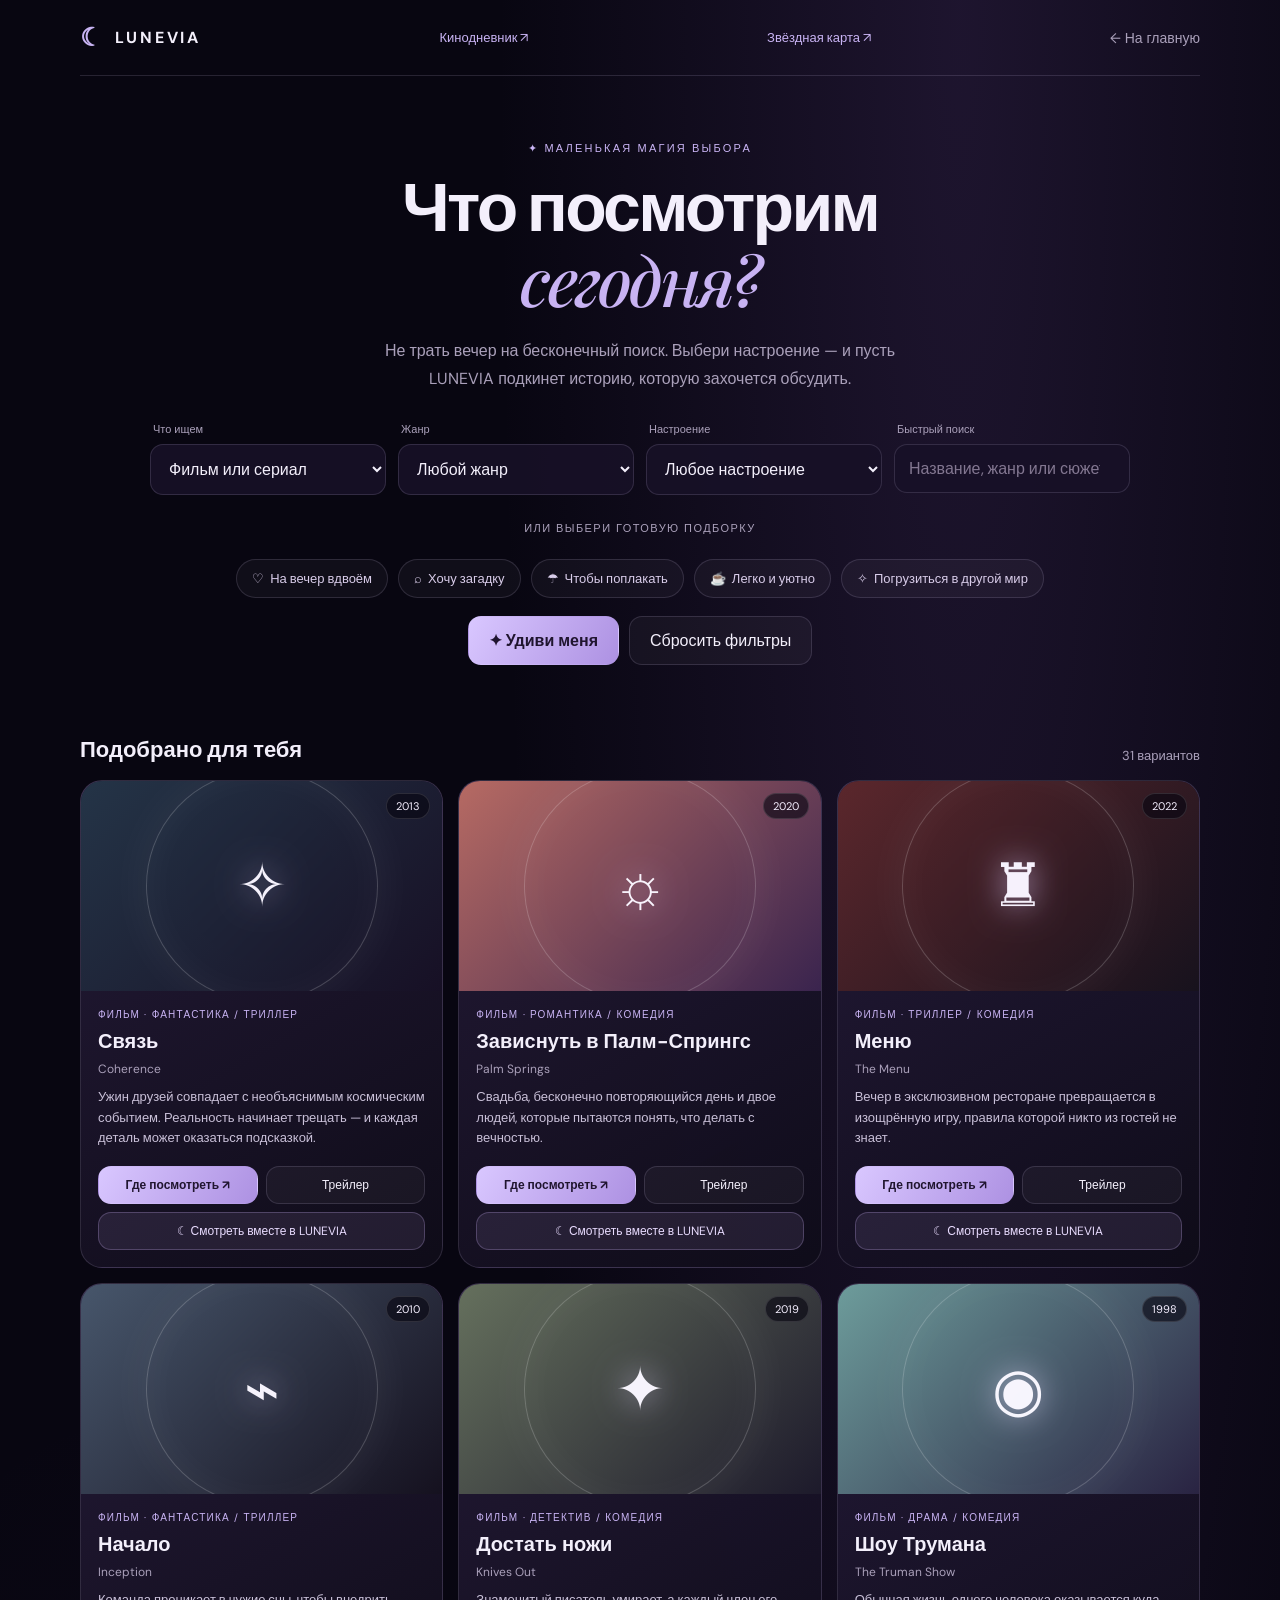
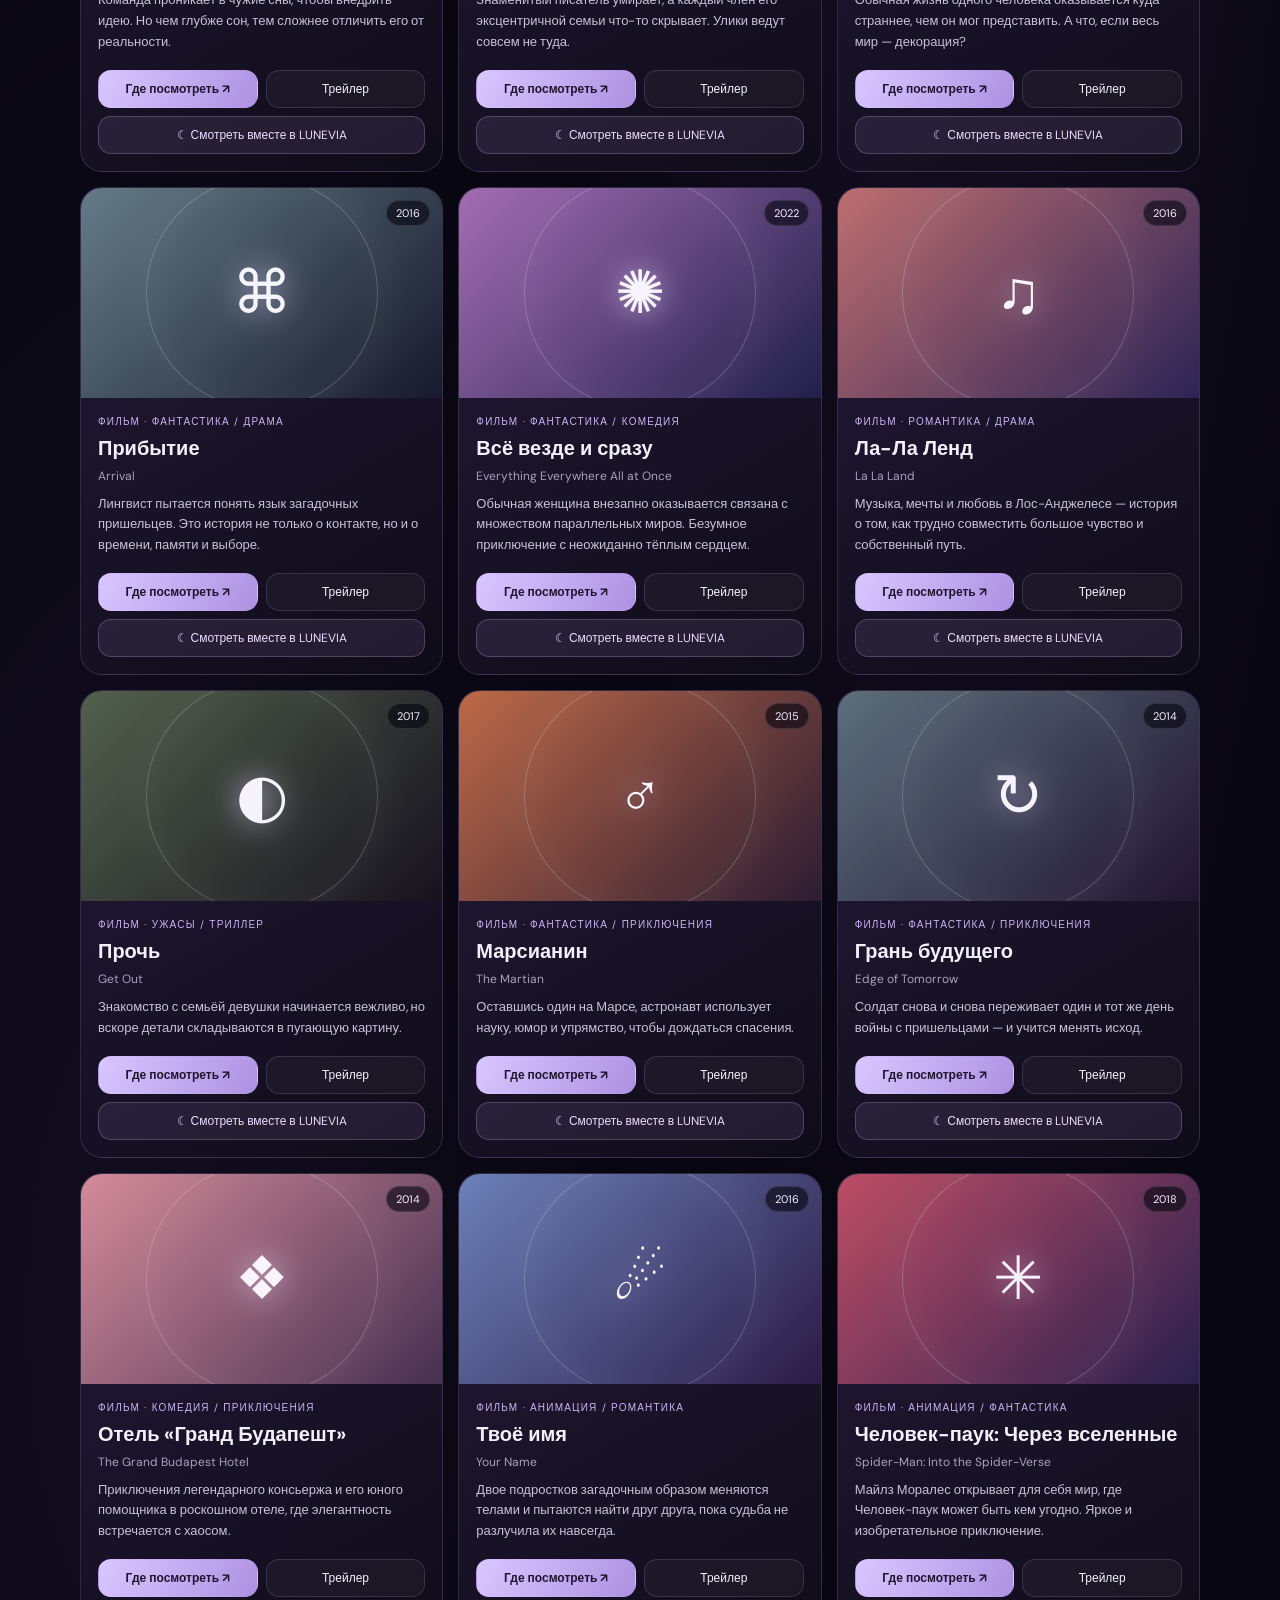
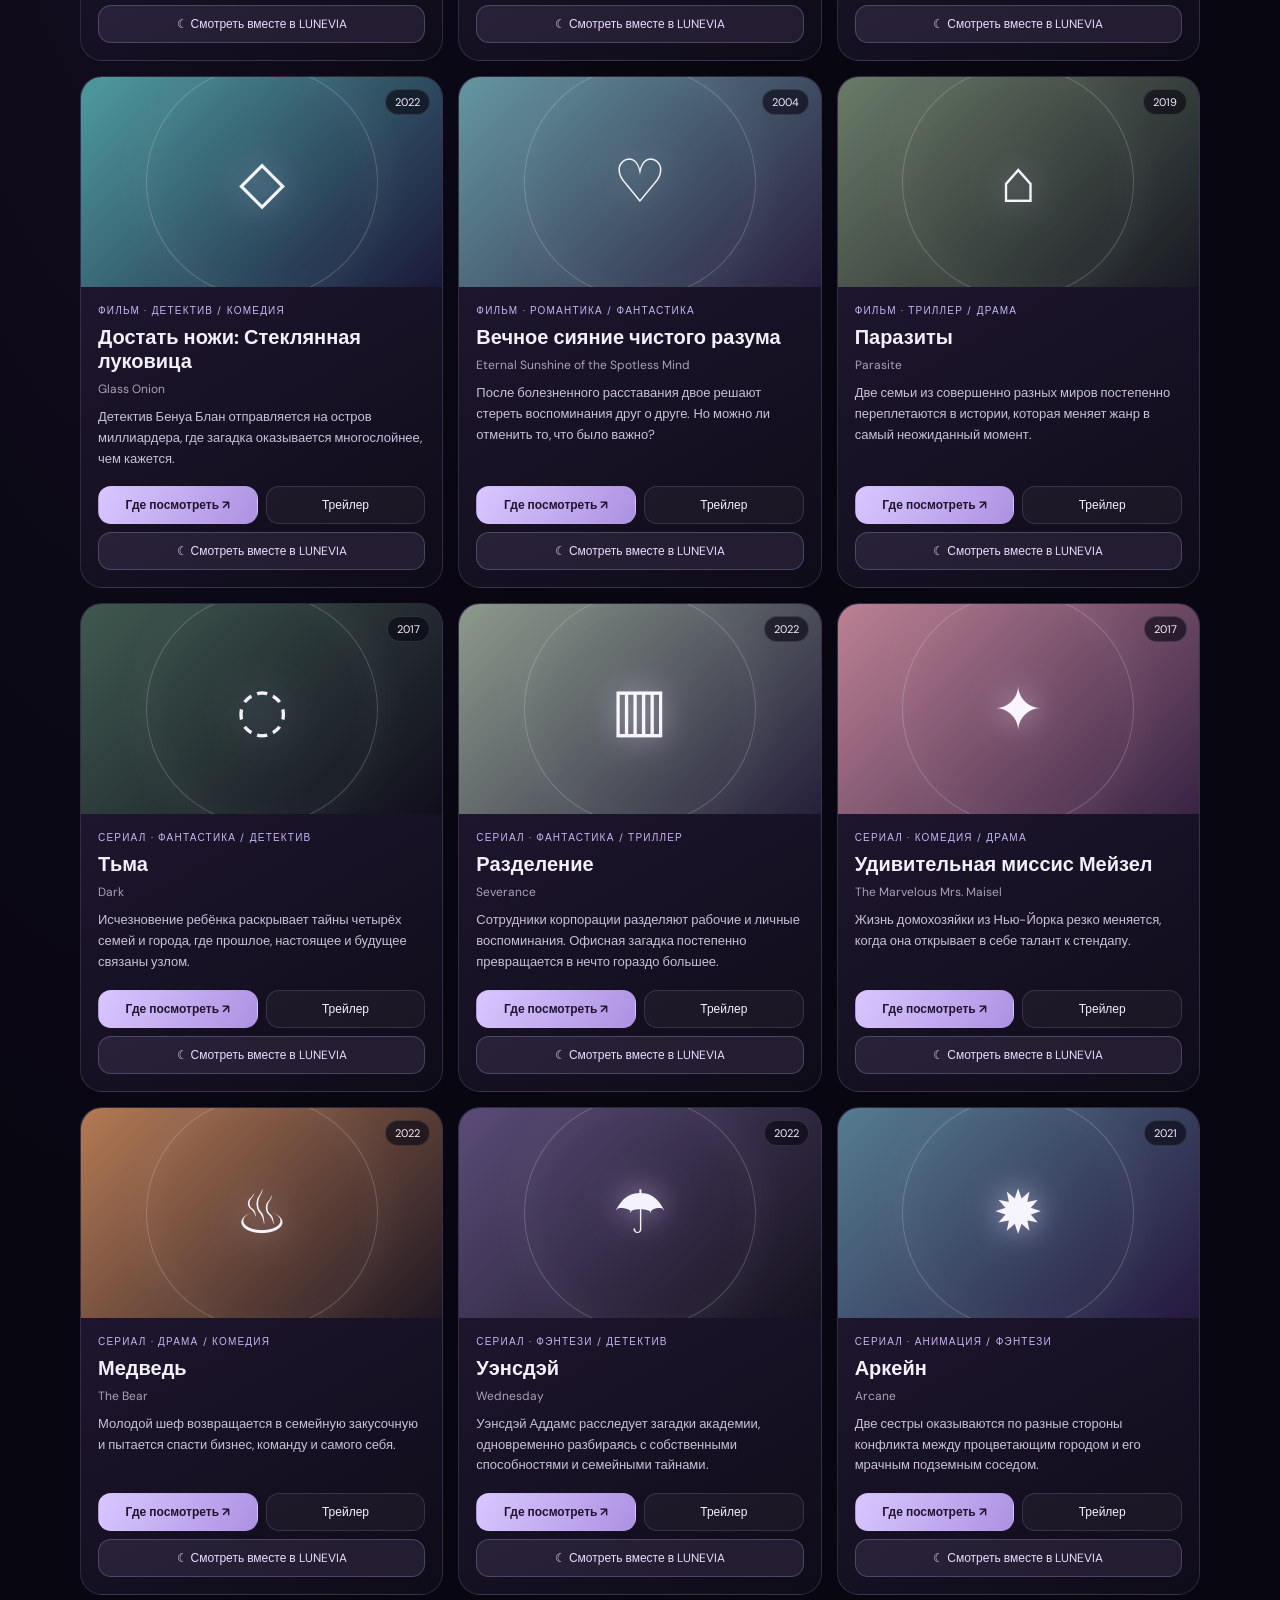
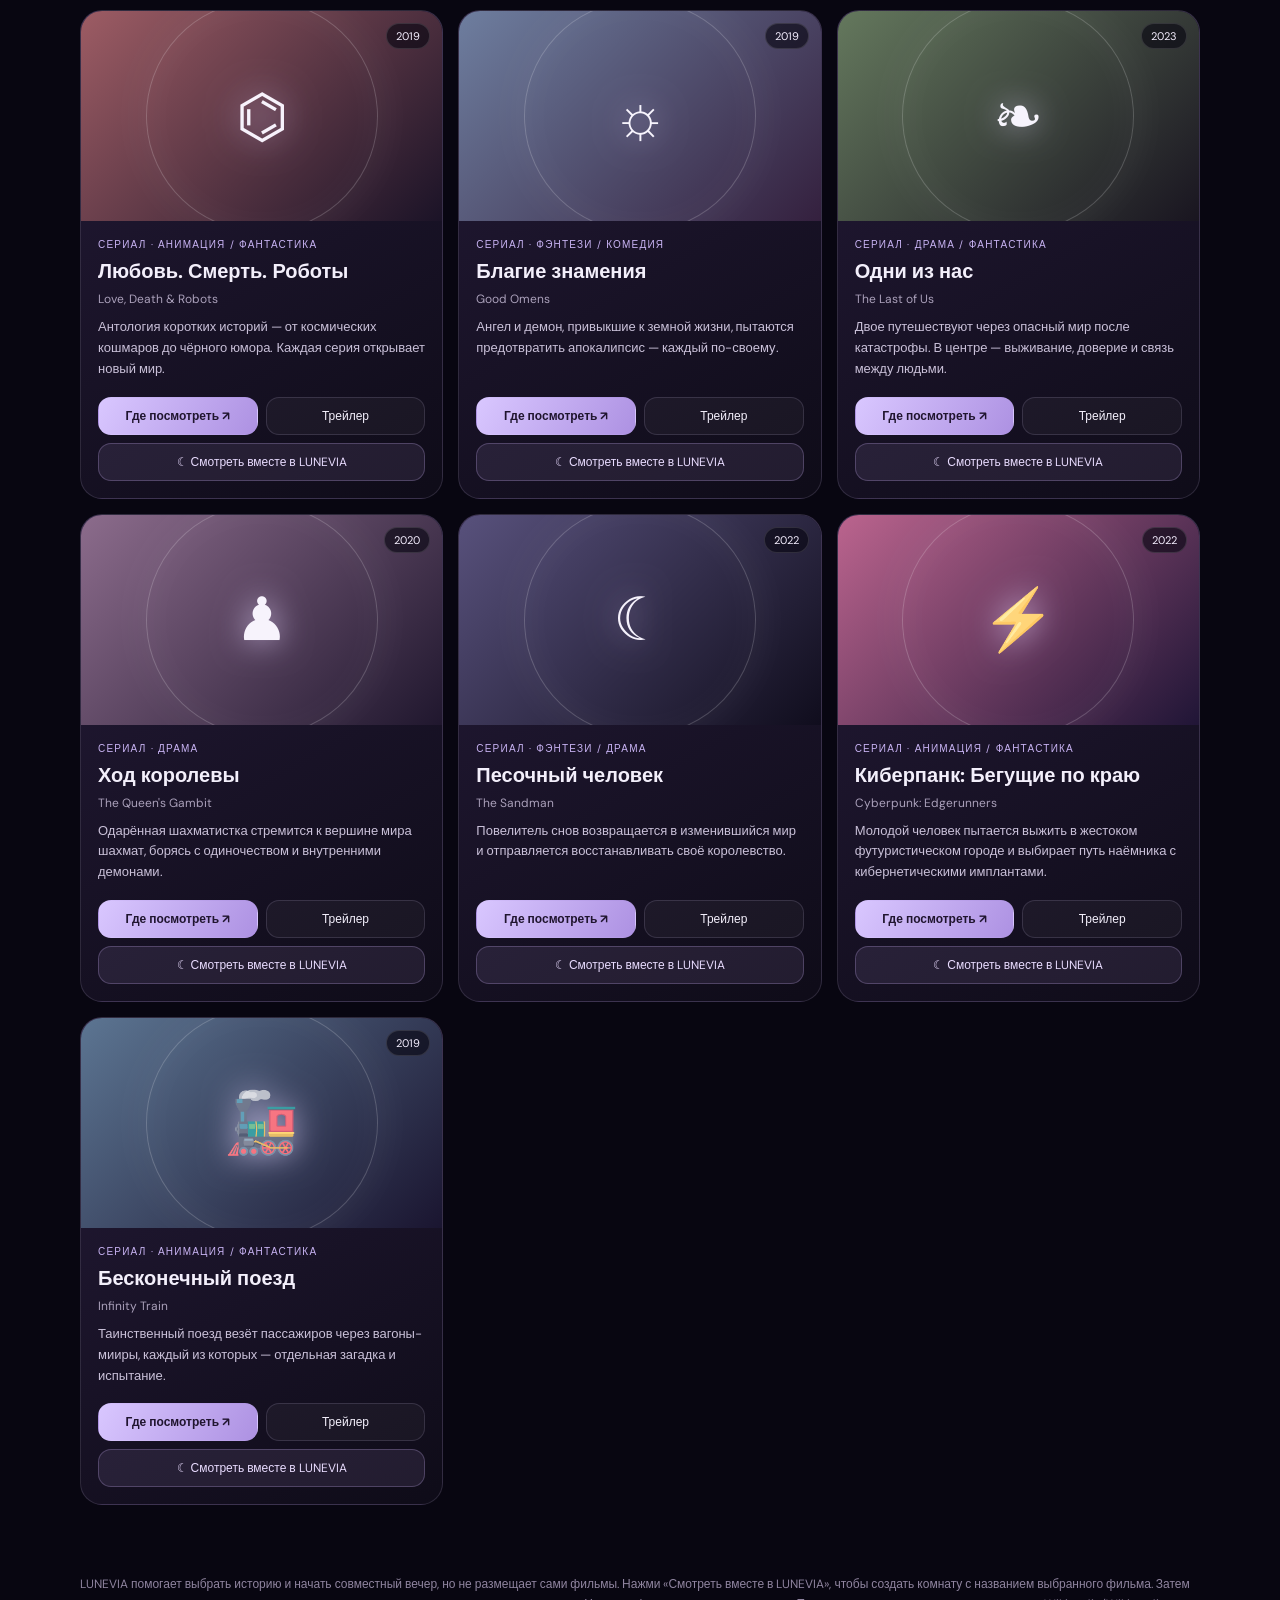
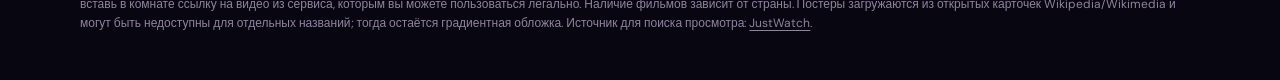
<file: what-to-watch.html>
<!doctype html>
<html lang="ru">
<head>
<meta charset="UTF-8">
<meta name="viewport" content="width=device-width, initial-scale=1">
<meta name="theme-color" content="#080611">
<meta name="description" content="Найди фильм или сериал для своего вечера в LUNEVIA.">
<title>Что посмотреть? — LUNEVIA</title>
<link rel="preconnect" href="https://fonts.googleapis.com">
<link rel="preconnect" href="https://fonts.gstatic.com" crossorigin>
<link href="https://fonts.googleapis.com/css2?family=DM+Sans:wght@400;500;600;700&family=Playfair+Display:ital,wght@0,500;1,500;1,600&display=swap" rel="stylesheet">
<style>
:root{color-scheme:dark;--bg:#080611;--panel:#171126;--ink:#f3effb;--muted:#aaa0ba;--lav:#c8b3f3;--line:rgba(214,198,239,.15)}
*{box-sizing:border-box}html{scroll-behavior:smooth}body{margin:0;min-width:320px;color:var(--ink);font-family:"DM Sans",sans-serif;background:radial-gradient(ellipse at 75% 0%,rgba(107,72,151,.22),transparent 34%),radial-gradient(ellipse at 10% 45%,rgba(74,54,111,.15),transparent 30%),var(--bg);min-height:100vh}
a{color:inherit;text-decoration:none}button,select{font:inherit}button{cursor:pointer}.wrap{width:min(1120px,calc(100% - 36px));margin:auto}
header{height:76px;border-bottom:1px solid var(--line);display:flex;align-items:center;justify-content:space-between;gap:15px}.journal-backlink{color:var(--lav);font-size:13px;white-space:nowrap}.journal-backlink:hover{color:#fff}.brand{display:flex;gap:10px;align-items:center;font-weight:700;letter-spacing:.17em}.brand-mark{font-size:25px;color:var(--lav)}.back{color:var(--muted);font-size:14px}.back:hover{color:white}
.hero{padding:65px 0 32px;text-align:center}.eyebrow,.kicker{font-size:11px;letter-spacing:.2em;text-transform:uppercase;color:var(--lav)}h1,h2,h3,p{margin-top:0}h1{font-size:clamp(38px,6vw,68px);line-height:1.04;letter-spacing:-.04em;margin:18px 0}h1 em,.result-title em{font-family:"Playfair Display",serif;font-weight:500;color:var(--lav)}.intro{max-width:570px;margin:0 auto;color:var(--muted);line-height:1.7}
.filters{margin:30px auto 0;max-width:980px;display:grid;grid-template-columns:repeat(4,minmax(0,1fr));gap:12px;text-align:left}.filter label{display:block;font-size:11px;color:var(--muted);margin:0 0 8px 3px}.filter select,.filter input{width:100%;padding:13px 14px;border:1px solid var(--line);border-radius:13px;background:rgba(24,17,39,.9);color:var(--ink);outline:none;font:inherit}.filter select:focus,.filter input:focus{border-color:#aa91db}.filter input::placeholder{color:#837791}
.collections{display:flex;gap:10px;justify-content:center;flex-wrap:wrap;margin:24px auto 0;max-width:950px}.collection-btn{border:1px solid var(--line);border-radius:999px;padding:10px 15px;background:rgba(255,255,255,.035);color:#d8cce9;font-size:13px;transition:background .2s,border-color .2s,transform .2s}.collection-btn:hover,.collection-btn.active{background:rgba(200,179,243,.15);border-color:rgba(200,179,243,.65);transform:translateY(-1px)}.collection-btn span{margin-right:6px}.collection-caption{font-size:11px;letter-spacing:.13em;text-transform:uppercase;color:var(--muted);margin-top:26px}
.actions{display:flex;justify-content:center;gap:10px;flex-wrap:wrap;margin-top:18px}.btn{border:1px solid var(--line);border-radius:13px;padding:13px 20px;color:var(--ink);background:rgba(255,255,255,.04);transition:transform .2s,border-color .2s}.btn:hover{transform:translateY(-2px);border-color:rgba(200,179,243,.6)}.btn.primary{background:linear-gradient(120deg,#d9c7ff,#ad91e2);color:#20152f;border-color:transparent;font-weight:700}.btn:focus-visible,a:focus-visible,select:focus-visible{outline:2px solid var(--lav);outline-offset:3px}
.results-head{display:flex;align-items:end;justify-content:space-between;gap:15px;margin:38px 0 16px}.results-head h2{font-size:22px;margin:0}.count{color:var(--muted);font-size:13px}.grid{display:grid;grid-template-columns:repeat(3,minmax(0,1fr));gap:15px;padding-bottom:70px}
.card{position:relative;overflow:hidden;border:1px solid var(--line);border-radius:22px;background:linear-gradient(150deg,rgba(37,27,57,.96),rgba(15,12,25,.97));min-height:360px;display:flex;flex-direction:column;transition:transform .25s,border-color .25s,box-shadow .25s}.card:hover{transform:translateY(-5px);border-color:rgba(200,179,243,.52);box-shadow:0 18px 50px rgba(0,0,0,.25),0 0 30px rgba(144,102,204,.08)}.art{height:210px;position:relative;overflow:hidden;display:flex;align-items:center;justify-content:center;background:var(--art,linear-gradient(135deg,#302148,#11101e));isolation:isolate}.art-image{position:absolute;inset:0;width:100%;height:100%;object-fit:cover;object-position:center 25%;opacity:0;transition:opacity .35s,transform .5s;z-index:0}.art-image.loaded{opacity:.92}.card:hover .art-image{transform:scale(1.045)}.art:before{z-index:1;pointer-events:none}.art:after{z-index:1;pointer-events:none}.art-symbol{position:relative;z-index:2;mix-blend-mode:screen}.art-year{z-index:3}.art:before,.art:after{content:"";position:absolute;border:1px solid rgba(255,255,255,.2);border-radius:50%;width:230px;height:230px;transform:rotate(-25deg);box-shadow:0 0 50px rgba(255,255,255,.06),inset 0 0 40px rgba(255,255,255,.04);z-index:-1}.art:after{width:150px;height:150px;transform:rotate(32deg);border-color:rgba(255,255,255,.14)}.art-symbol{font-size:60px;z-index:1;text-shadow:0 0 32px rgba(220,201,255,.7);transition:transform .35s}.card:hover .art-symbol{transform:scale(1.13) rotate(-7deg)}.art-year{position:absolute;right:12px;top:12px;font-size:11px;color:#f5efff;background:rgba(8,6,17,.62);border:1px solid rgba(255,255,255,.12);padding:5px 9px;border-radius:20px;z-index:2}.art:after{backdrop-filter:blur(1px)}.card-body{padding:17px;display:flex;flex-direction:column;flex:1}.meta{font-size:10px;letter-spacing:.12em;text-transform:uppercase;color:var(--lav);margin-bottom:8px}.card h3{font-size:20px;line-height:1.2;margin:0 0 8px}.original{font-size:12px;color:var(--muted);margin-bottom:10px}.desc{font-size:13px;line-height:1.6;color:#c9c0d8;margin-bottom:17px}.card-actions{display:grid;grid-template-columns:1fr 1fr;gap:8px;margin-top:auto}.card-actions .btn{padding:10px 9px;font-size:12px;text-align:center;display:flex;align-items:center;justify-content:center}.card-actions .btn.room-link{grid-column:1/-1;background:rgba(200,179,243,.1);border-color:rgba(200,179,243,.26);color:#e9dcff}.card-actions .btn.room-link:hover{background:rgba(200,179,243,.18)}.empty{grid-column:1/-1;text-align:center;padding:48px 20px;color:var(--muted);border:1px dashed var(--line);border-radius:18px}.footnote{color:#8f849f;font-size:12px;line-height:1.6;padding:0 0 35px}.footnote a{text-decoration:underline;text-underline-offset:3px}
@media(max-width:760px){.grid{grid-template-columns:repeat(2,minmax(0,1fr))}.filters{grid-template-columns:1fr;max-width:430px}.hero{padding-top:46px}.card{min-height:370px}.art{height:155px}}
@media(max-width:480px){.wrap{width:calc(100% - 24px)}.grid{gap:10px}.card{border-radius:15px;min-height:390px}.art{height:130px}.card-body{padding:12px}.card h3{font-size:17px}.desc{font-size:12px}.card-actions{grid-template-columns:1fr}.card-actions .btn.room-link{grid-column:auto}.results-head h2{font-size:19px}}
@media(max-width:520px){header{gap:7px;height:auto;min-height:68px;padding:12px 0;flex-wrap:wrap}.journal-backlink,.back{font-size:11px}.brand{font-size:12px}}
</style>
</head>
<body>
<header class="wrap"><a class="brand" href="index.html"><span class="brand-mark">☾</span><span>LUNEVIA</span></a><a class="journal-backlink" href="cinema-journal.html">Кинодневник ↗</a><a class="journal-backlink" href="constellation.html">Звёздная карта ↗</a><a class="back" href="index.html">← На главную</a></header>
<main class="wrap">
<section class="hero">
<div class="eyebrow">✦ маленькая магия выбора</div>
<h1>Что посмотрим<br><em>сегодня?</em></h1>
<p class="intro">Не трать вечер на бесконечный поиск. Выбери настроение — и пусть LUNEVIA подкинет историю, которую захочется обсудить.</p>
<div class="filters" aria-label="Фильтры рекомендаций">
<div class="filter"><label for="type">Что ищем</label><select id="type"><option value="all">Фильм или сериал</option><option value="movie">Только фильмы</option><option value="series">Только сериалы</option></select></div>
<div class="filter"><label for="genre">Жанр</label><select id="genre"><option value="all">Любой жанр</option><option>Романтика</option><option>Комедия</option><option>Драма</option><option>Триллер</option><option>Фантастика</option><option>Детектив</option><option>Фэнтези</option><option>Ужасы</option><option>Приключения</option><option>Анимация</option></select></div>
<div class="filter"><label for="mood">Настроение</label><select id="mood"><option value="surprise">Любое настроение</option><option value="brain">Поломать голову</option><option value="feel">Сильные эмоции</option><option value="light">Легко и уютно</option><option value="dark">Мрачно и напряжённо</option><option value="wonder">Другой мир</option></select></div><div class="filter"><label for="search">Быстрый поиск</label><input id="search" type="search" placeholder="Название, жанр или сюжет…" autocomplete="off"></div>
</div>
<div class="collection-caption">Или выбери готовую подборку</div><div class="collections" id="collections" aria-label="Тематические подборки"><button class="collection-btn" data-collection="date"><span>♡</span>На вечер вдвоём</button><button class="collection-btn" data-collection="mystery"><span>⌕</span>Хочу загадку</button><button class="collection-btn" data-collection="tears"><span>☂</span>Чтобы поплакать</button><button class="collection-btn" data-collection="cozy"><span>☕</span>Легко и уютно</button><button class="collection-btn" data-collection="world"><span>✧</span>Погрузиться в другой мир</button></div>
<div class="actions"><button class="btn primary" id="pick">✦ Удиви меня</button><button class="btn" id="reset">Сбросить фильтры</button></div>
</section>
<section aria-live="polite">
<div class="results-head"><h2 id="sectionTitle">Подобрано для тебя</h2><span class="count" id="count"></span></div>
<div class="grid" id="grid"></div>
</section>
<p class="footnote">LUNEVIA помогает выбрать историю и начать совместный вечер, но не размещает сами фильмы. Нажми «Смотреть вместе в LUNEVIA», чтобы создать комнату с названием выбранного фильма. Затем вставь в комнате ссылку на видео из сервиса, которым вы можете пользоваться легально. Наличие фильмов зависит от страны. Постеры загружаются из открытых карточек Wikipedia/Wikimedia и могут быть недоступны для отдельных названий; тогда остаётся градиентная обложка. Источник для поиска просмотра: <a href="https://www.justwatch.com/" target="_blank" rel="noopener noreferrer">JustWatch</a>.</p>
</main>
<script>
const titles = [
{title:"Связь",original:"Coherence",wiki:"Coherence_(film)",year:2013,type:"movie",genres:["Фантастика","Триллер"],moods:["surprise","brain","dark"],symbol:"✧",art:"linear-gradient(135deg,#243447,#171025)",desc:"Ужин друзей совпадает с необъяснимым космическим событием. Реальность начинает трещать — и каждая деталь может оказаться подсказкой."},
{title:"Зависнуть в Палм-Спрингс",original:"Palm Springs",wiki:"Palm_Springs_(2020_film)",year:2020,type:"movie",genres:["Романтика","Комедия","Фантастика"],moods:["surprise","light","feel"],symbol:"☼",art:"linear-gradient(135deg,#b66a63,#3a244e)",desc:"Свадьба, бесконечно повторяющийся день и двое людей, которые пытаются понять, что делать с вечностью."},
{title:"Меню",original:"The Menu",wiki:"The_Menu_(2022_film)",year:2022,type:"movie",genres:["Триллер","Комедия"],moods:["surprise","brain","dark"],symbol:"♜",art:"linear-gradient(135deg,#5b272c,#17121d)",desc:"Вечер в эксклюзивном ресторане превращается в изощрённую игру, правила которой никто из гостей не знает."},
{title:"Начало",original:"Inception",wiki:"Inception",year:2010,type:"movie",genres:["Фантастика","Триллер","Приключения"],moods:["brain","surprise"],symbol:"⌁",art:"linear-gradient(135deg,#47566b,#15111f)",desc:"Команда проникает в чужие сны, чтобы внедрить идею. Но чем глубже сон, тем сложнее отличить его от реальности."},
{title:"Достать ножи",original:"Knives Out",wiki:"Knives_Out",year:2019,type:"movie",genres:["Детектив","Комедия","Драма"],moods:["brain","light","surprise"],symbol:"✦",art:"linear-gradient(135deg,#65705d,#1d1a2b)",desc:"Знаменитый писатель умирает, а каждый член его эксцентричной семьи что-то скрывает. Улики ведут совсем не туда."},
{title:"Шоу Трумана",original:"The Truman Show",wiki:"The_Truman_Show",year:1998,type:"movie",genres:["Драма","Комедия"],moods:["feel","brain","surprise"],symbol:"◉",art:"linear-gradient(135deg,#6d9c9b,#292342)",desc:"Обычная жизнь одного человека оказывается куда страннее, чем он мог представить. А что, если весь мир — декорация?"},
{title:"Прибытие",original:"Arrival",wiki:"Arrival_(film)",year:2016,type:"movie",genres:["Фантастика","Драма","Детектив"],moods:["feel","brain","wonder"],symbol:"⌘",art:"linear-gradient(135deg,#657b87,#171a2a)",desc:"Лингвист пытается понять язык загадочных пришельцев. Это история не только о контакте, но и о времени, памяти и выборе."},
{title:"Всё везде и сразу",original:"Everything Everywhere All at Once",wiki:"Everything_Everywhere_All_at_Once",year:2022,type:"movie",genres:["Фантастика","Комедия","Приключения"],moods:["surprise","feel","wonder"],symbol:"✺",art:"linear-gradient(135deg,#a36db3,#20204a)",desc:"Обычная женщина внезапно оказывается связана с множеством параллельных миров. Безумное приключение с неожиданно тёплым сердцем."},
{title:"Ла-Ла Ленд",original:"La La Land",wiki:"La_La_Land",year:2016,type:"movie",genres:["Романтика","Драма","Комедия"],moods:["feel","light"],symbol:"♫",art:"linear-gradient(135deg,#bd6e70,#2c2456)",desc:"Музыка, мечты и любовь в Лос-Анджелесе — история о том, как трудно совместить большое чувство и собственный путь."},
{title:"Прочь",original:"Get Out",wiki:"Get_Out_(film)",year:2017,type:"movie",genres:["Ужасы","Триллер","Детектив"],moods:["dark","brain","surprise"],symbol:"◐",art:"linear-gradient(135deg,#52604d,#17121e)",desc:"Знакомство с семьёй девушки начинается вежливо, но вскоре детали складываются в пугающую картину."},
{title:"Марсианин",original:"The Martian",wiki:"The_Martian_(film)",year:2015,type:"movie",genres:["Фантастика","Приключения","Драма"],moods:["light","wonder"],symbol:"♂",art:"linear-gradient(135deg,#bd6948,#2c1c32)",desc:"Оставшись один на Марсе, астронавт использует науку, юмор и упрямство, чтобы дождаться спасения."},
{title:"Грань будущего",original:"Edge of Tomorrow",wiki:"Edge_of_Tomorrow",year:2014,type:"movie",genres:["Фантастика","Приключения","Триллер"],moods:["surprise","light","wonder"],symbol:"↻",art:"linear-gradient(135deg,#5c6e7c,#21152f)",desc:"Солдат снова и снова переживает один и тот же день войны с пришельцами — и учится менять исход."},
{title:"Отель «Гранд Будапешт»",original:"The Grand Budapest Hotel",wiki:"The_Grand_Budapest_Hotel",year:2014,type:"movie",genres:["Комедия","Приключения","Драма"],moods:["light","wonder"],symbol:"❖",art:"linear-gradient(135deg,#d48b9a,#463050)",desc:"Приключения легендарного консьержа и его юного помощника в роскошном отеле, где элегантность встречается с хаосом."},
{title:"Твоё имя",original:"Your Name",wiki:"Your_Name",year:2016,type:"movie",genres:["Анимация","Романтика","Фэнтези","Драма"],moods:["feel","wonder","surprise"],symbol:"☄",art:"linear-gradient(135deg,#6c80b8,#2b1b47)",desc:"Двое подростков загадочным образом меняются телами и пытаются найти друг друга, пока судьба не разлучила их навсегда."},
{title:"Человек-паук: Через вселенные",original:"Spider-Man: Into the Spider-Verse",wiki:"Spider-Man:_Into_the_Spider-Verse",year:2018,type:"movie",genres:["Анимация","Фантастика","Приключения"],moods:["light","wonder","surprise"],symbol:"✳",art:"linear-gradient(135deg,#bd4d65,#28204e)",desc:"Майлз Моралес открывает для себя мир, где Человек-паук может быть кем угодно. Яркое и изобретательное приключение."},
{title:"Достать ножи: Стеклянная луковица",original:"Glass Onion",wiki:"Glass_Onion:_A_Knives_Out_Mystery",year:2022,type:"movie",genres:["Детектив","Комедия","Триллер"],moods:["brain","light","surprise"],symbol:"◇",art:"linear-gradient(135deg,#4e9b9e,#1a1939)",desc:"Детектив Бенуа Блан отправляется на остров миллиардера, где загадка оказывается многослойнее, чем кажется."},
{title:"Вечное сияние чистого разума",original:"Eternal Sunshine of the Spotless Mind",wiki:"Eternal_Sunshine_of_the_Spotless_Mind",year:2004,type:"movie",genres:["Романтика","Фантастика","Драма"],moods:["feel","brain"],symbol:"♡",art:"linear-gradient(135deg,#6497a0,#29203e)",desc:"После болезненного расставания двое решают стереть воспоминания друг о друге. Но можно ли отменить то, что было важно?"},
{title:"Паразиты",original:"Parasite",wiki:"Parasite_(2019_film)",year:2019,type:"movie",genres:["Триллер","Драма","Комедия"],moods:["dark","surprise","brain"],symbol:"⌂",art:"linear-gradient(135deg,#697b67,#171922)",desc:"Две семьи из совершенно разных миров постепенно переплетаются в истории, которая меняет жанр в самый неожиданный момент."},
{title:"Тьма",original:"Dark",wiki:"Dark_(TV_series)",year:2017,type:"series",genres:["Фантастика","Детектив","Драма"],moods:["brain","dark","wonder"],symbol:"◌",art:"linear-gradient(135deg,#3f594f,#100e1b)",desc:"Исчезновение ребёнка раскрывает тайны четырёх семей и города, где прошлое, настоящее и будущее связаны узлом."},
{title:"Разделение",original:"Severance",wiki:"Severance_(TV_series)",year:2022,type:"series",genres:["Фантастика","Триллер","Драма"],moods:["brain","dark","surprise"],symbol:"▥",art:"linear-gradient(135deg,#8c9a8c,#25203b)",desc:"Сотрудники корпорации разделяют рабочие и личные воспоминания. Офисная загадка постепенно превращается в нечто гораздо большее."},
{title:"Удивительная миссис Мейзел",original:"The Marvelous Mrs. Maisel",wiki:"The_Marvelous_Mrs._Maisel",year:2017,type:"series",genres:["Комедия","Драма"],moods:["light","feel"],symbol:"✦",art:"linear-gradient(135deg,#bc8194,#382344)",desc:"Жизнь домохозяйки из Нью-Йорка резко меняется, когда она открывает в себе талант к стендапу."},
{title:"Медведь",original:"The Bear",wiki:"The_Bear_(TV_series)",year:2022,type:"series",genres:["Драма","Комедия"],moods:["feel","dark"],symbol:"♨",art:"linear-gradient(135deg,#b47a54,#201722)",desc:"Молодой шеф возвращается в семейную закусочную и пытается спасти бизнес, команду и самого себя."},
{title:"Уэнсдэй",original:"Wednesday",wiki:"Wednesday_(TV_series)",year:2022,type:"series",genres:["Фэнтези","Детектив","Комедия"],moods:["dark","wonder","light"],symbol:"☂",art:"linear-gradient(135deg,#5a4c78,#15111e)",desc:"Уэнсдэй Аддамс расследует загадки академии, одновременно разбираясь с собственными способностями и семейными тайнами."},
{title:"Аркейн",original:"Arcane",wiki:"Arcane_(TV_series)",year:2021,type:"series",genres:["Анимация","Фэнтези","Драма"],moods:["feel","wonder","dark"],symbol:"✹",art:"linear-gradient(135deg,#557c91,#25183e)",desc:"Две сестры оказываются по разные стороны конфликта между процветающим городом и его мрачным подземным соседом."},
{title:"Любовь. Смерть. Роботы",original:"Love, Death & Robots",wiki:"Love,_Death_%26_Robots",year:2019,type:"series",genres:["Анимация","Фантастика","Ужасы"],moods:["surprise","dark","wonder"],symbol:"⌬",art:"linear-gradient(135deg,#9d5c64,#1b1327)",desc:"Антология коротких историй — от космических кошмаров до чёрного юмора. Каждая серия открывает новый мир."},
{title:"Благие знамения",original:"Good Omens",wiki:"Good_Omens",year:2019,type:"series",genres:["Фэнтези","Комедия"],moods:["light","wonder"],symbol:"☼",art:"linear-gradient(135deg,#6e7e9f,#34203e)",desc:"Ангел и демон, привыкшие к земной жизни, пытаются предотвратить апокалипсис — каждый по-своему."},
{title:"Одни из нас",original:"The Last of Us",wiki:"The_Last_of_Us_(TV_series)",year:2023,type:"series",genres:["Драма","Фантастика","Приключения"],moods:["feel","dark"],symbol:"❧",art:"linear-gradient(135deg,#64785d,#191520)",desc:"Двое путешествуют через опасный мир после катастрофы. В центре — выживание, доверие и связь между людьми."},
{title:"Ход королевы",original:"The Queen's Gambit",wiki:"The_Queen%27s_Gambit_(miniseries)",year:2020,type:"series",genres:["Драма"],moods:["feel","brain"],symbol:"♟",art:"linear-gradient(135deg,#8c6c8c,#20172e)",desc:"Одарённая шахматистка стремится к вершине мира шахмат, борясь с одиночеством и внутренними демонами."},
{title:"Песочный человек",original:"The Sandman",wiki:"The_Sandman_(TV_series)",year:2022,type:"series",genres:["Фэнтези","Драма","Ужасы"],moods:["dark","wonder"],symbol:"☾",art:"linear-gradient(135deg,#58517c,#100d1d)",desc:"Повелитель снов возвращается в изменившийся мир и отправляется восстанавливать своё королевство."},
{title:"Киберпанк: Бегущие по краю",original:"Cyberpunk: Edgerunners",wiki:"Cyberpunk:_Edgerunners",year:2022,type:"series",genres:["Анимация","Фантастика","Драма"],moods:["feel","dark","wonder"],symbol:"⚡",art:"linear-gradient(135deg,#bb648e,#201536)",desc:"Молодой человек пытается выжить в жестоком футуристическом городе и выбирает путь наёмника с кибернетическими имплантами."},
{title:"Бесконечный поезд",original:"Infinity Train",wiki:"Infinity_Train",year:2019,type:"series",genres:["Анимация","Фантастика","Приключения"],moods:["brain","wonder","surprise"],symbol:"🚂",art:"linear-gradient(135deg,#5c7592,#1a1530)",desc:"Таинственный поезд везёт пассажиров через вагоны-мииры, каждый из которых — отдельная загадка и испытание."}
];
const grid=document.getElementById("grid"),typeEl=document.getElementById("type"),genreEl=document.getElementById("genre"),moodEl=document.getElementById("mood"),searchEl=document.getElementById("search"),countEl=document.getElementById("count"),titleEl=document.getElementById("sectionTitle");
let lastPick=null,activeCollection="";
const collectionTitles={
 date:["Зависнуть в Палм-Спрингс","Ла-Ла Ленд","Твоё имя","Вечное сияние чистого разума","Отель «Гранд Будапешт»","Достать ножи","Достать ножи: Стеклянная луковица","Благие знамения","Шоу Трумана"],
 mystery:["Связь","Меню","Начало","Достать ножи","Шоу Трумана","Прибытие","Прочь","Паразиты","Тьма","Разделение","Уэнсдэй","Ход королевы","Бесконечный поезд","Достать ножи: Стеклянная луковица"],
 tears:["Прибытие","Ла-Ла Ленд","Твоё имя","Вечное сияние чистого разума","Шоу Трумана","Аркейн","Медведь","Одни из нас","Киберпанк: Бегущие по краю","Ход королевы"],
 cozy:["Зависнуть в Палм-Спрингс","Достать ножи","Марсианин","Отель «Гранд Будапешт»","Удивительная миссис Мейзел","Благие знамения","Уэнсдэй","Достать ножи: Стеклянная луковица"],
 world:["Начало","Прибытие","Всё везде и сразу","Марсианин","Грань будущего","Твоё имя","Человек-паук: Через вселенные","Тьма","Разделение","Аркейн","Любовь. Смерть. Роботы","Песочный человек","Киберпанк: Бегущие по краю","Бесконечный поезд"]
};
const typeName=t=>t==="series"?"Сериал":"Фильм";
function searchUrl(item){return "https://www.justwatch.com/us/search?q="+encodeURIComponent(item.title)}
function filtered(){const q=(searchEl.value||"").trim().toLocaleLowerCase("ru");return titles.filter(x=>(!activeCollection||collectionTitles[activeCollection].includes(x.title))&&(typeEl.value==="all"||x.type===typeEl.value)&&(genreEl.value==="all"||x.genres.includes(genreEl.value))&&(moodEl.value==="surprise"||x.moods.includes(moodEl.value))&&(!q||[x.title,x.original,x.desc,...x.genres].join(" ").toLocaleLowerCase("ru").includes(q)))}
const posterCache=new Map();
async function loadPoster(item,art,symbol){if(!item.wiki)return;const url="https://en.wikipedia.org/api/rest_v1/page/summary/"+item.wiki;try{let task=posterCache.get(item.wiki);if(!task){task=fetch(url,{headers:{"accept":"application/json"}}).then(r=>{if(!r.ok)throw new Error("poster unavailable");return r.json()}).then(data=>data.thumbnail?.source||data.originalimage?.source||"");posterCache.set(item.wiki,task)}const src=await task;if(!src||!art.isConnected)return;const img=document.createElement("img");img.className="art-image";img.alt="";img.loading="lazy";img.decoding="async";img.referrerPolicy="no-referrer";img.onload=()=>{img.classList.add("loaded");symbol.style.opacity=".45"};img.onerror=()=>img.remove();img.src=src;art.prepend(img)}catch(_error){/* keep gradient fallback */}}
function card(item){const el=document.createElement("article");el.className="card";const art=document.createElement("div");art.className="art";art.style.setProperty("--art",item.art);const symbol=document.createElement("span");symbol.className="art-symbol";symbol.textContent=item.symbol;const year=document.createElement("span");year.className="art-year";year.textContent=item.year;art.append(symbol,year);loadPoster(item,art,symbol);const body=document.createElement("div");body.className="card-body";const meta=document.createElement("div");meta.className="meta";meta.textContent=typeName(item.type)+" · "+item.genres.slice(0,2).join(" / ");const h=document.createElement("h3");h.textContent=item.title;const original=document.createElement("div");original.className="original";original.textContent=item.original;const desc=document.createElement("p");desc.className="desc";desc.textContent=item.desc;const actions=document.createElement("div");actions.className="card-actions";const find=document.createElement("a");find.className="btn primary";find.href=searchUrl(item);find.target="_blank";find.rel="noopener noreferrer";find.textContent="Где посмотреть ↗";const trailer=document.createElement("a");trailer.className="btn";trailer.href="https://www.youtube.com/results?search_query="+encodeURIComponent(item.original+" official trailer");trailer.target="_blank";trailer.rel="noopener noreferrer";trailer.textContent="Трейлер";const room=document.createElement("a");room.className="btn room-link";room.href="index.html?startRoom=1&film="+encodeURIComponent(item.title);room.textContent="☾ Смотреть вместе в LUNEVIA";room.setAttribute("aria-label","Создать комнату LUNEVIA для фильма "+item.title);actions.append(find,trailer,room);body.append(meta,h,original,desc,actions);el.append(art,body);return el}
function render(items=filtered()){grid.replaceChildren();countEl.textContent=items.length+" вариантов";titleEl.textContent=items.length?"Подобрано для тебя":"Ничего не нашлось";if(!items.length){const empty=document.createElement("div");empty.className="empty";empty.textContent="Для такого сочетания фильтров пока нет вариантов. Попробуй другой жанр или настроение ✦";grid.append(empty);return}items.forEach(x=>grid.append(card(x)))}
function pick(){const items=filtered();if(!items.length){render(items);return}const pool=items.length>1?items.filter(x=>x.title!==lastPick):items;const choice=pool[Math.floor(Math.random()*pool.length)];lastPick=choice.title;render([choice]);titleEl.textContent="Твой случайный выбор ✦";countEl.textContent="1 из "+items.length+" вариантов"}
document.getElementById("pick").addEventListener("click",pick);
document.getElementById("reset").addEventListener("click",()=>{typeEl.value="all";genreEl.value="all";moodEl.value="surprise";searchEl.value="";lastPick=null;activeCollection="";document.querySelectorAll(".collection-btn").forEach(b=>b.classList.remove("active"));render()});
document.querySelectorAll(".collection-btn").forEach(btn=>btn.addEventListener("click",()=>{const next=btn.dataset.collection;activeCollection=activeCollection===next?"":next;document.querySelectorAll(".collection-btn").forEach(b=>b.classList.toggle("active",b.dataset.collection===activeCollection));lastPick=null;render();document.getElementById("sectionTitle").textContent=activeCollection?btn.textContent.trim().replace(/^[♡⌕☂☕✧]\s*/,""):"Подобрано для тебя";}));
[typeEl,genreEl,moodEl].forEach(el=>el.addEventListener("change",()=>render()));searchEl.addEventListener("input",()=>render());
render();
</script>
</body>
</html>
</file>
